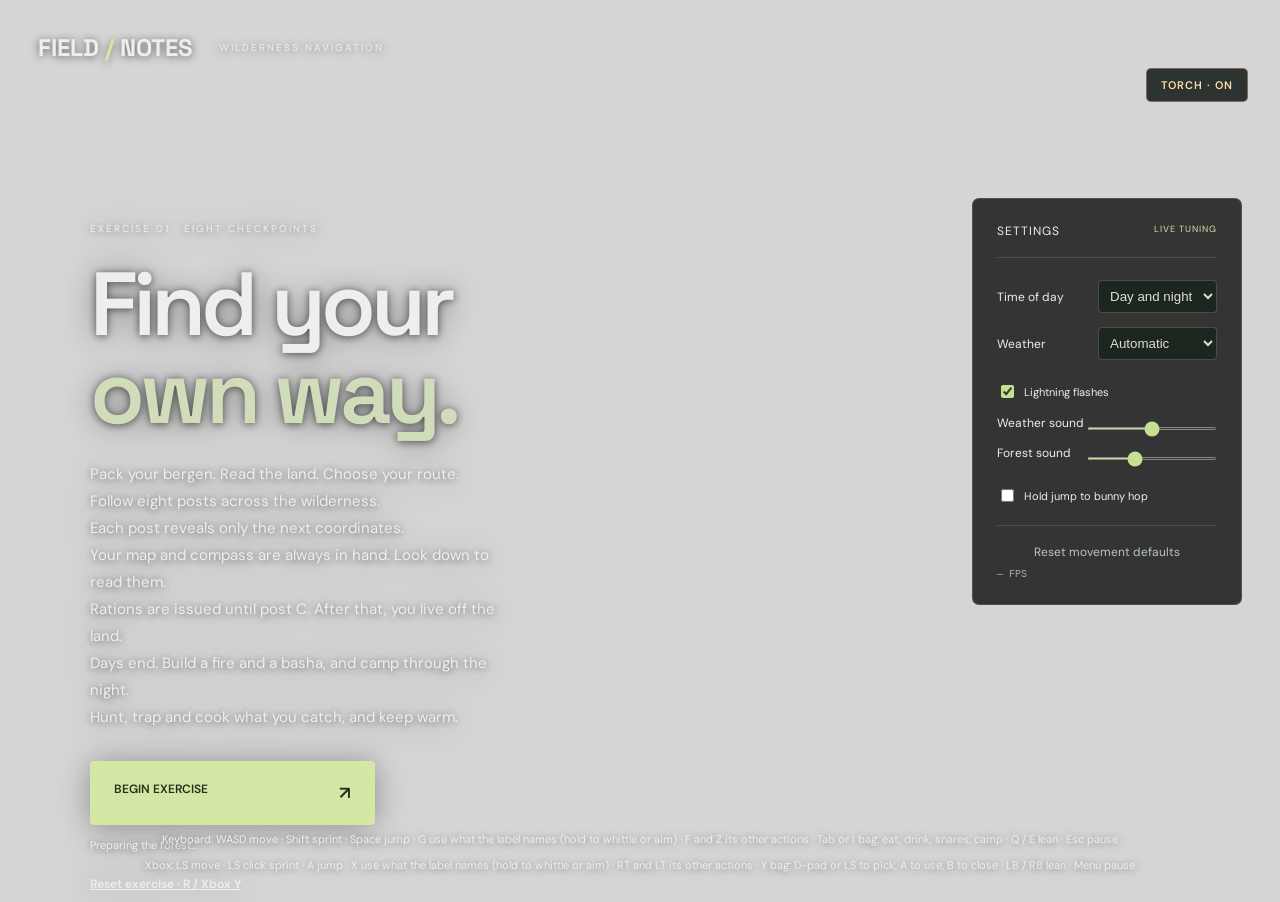
<file: index.html>
<!doctype html>
<html lang="en"><head><meta charset="utf-8"><meta name="viewport" content="width=device-width,initial-scale=1,viewport-fit=cover"><title>Wilderness / Navigation Exercise</title><link rel="stylesheet" href="style.css?v=expanded-1"><link rel="stylesheet" href="navigation.css?v=feedback-1"><link rel="stylesheet" href="touch-controls.css?v=feedback-1"><link rel="stylesheet" href="packing.css?v=bars-1"></head>
<body><div id="world"></div><button id="torch-toggle" type="button" aria-pressed="true" aria-label="Toggle torch">TORCH · ON</button>
<header><div class="logo">FIELD<span> / </span>NOTES</div><div class="subtitle">WILDERNESS NAVIGATION</div></header>
<section id="menu"><span class="eyebrow">EXERCISE 01 · EIGHT CHECKPOINTS</span><h1>Find your<br><em>own way.</em></h1><p>Pack your bergen. Read the land. Choose your route.<br>Follow eight posts across the wilderness.<br>Each post reveals only the next coordinates.<br>Your map and compass are always in hand. Look down to read them.<br>Rations are issued until post C. After that, you live off the land.<br>Days end. Build a fire and a basha, and camp through the night.<br>Hunt, trap and cook what you catch, and keep warm.</p><button id="play">BEGIN EXERCISE <span>↗</span></button><p id="condition" hidden></p><p class="hint">Preparing the forest…</p><button data-restart class="quiet">Reset exercise · R / Xbox Y</button></section>
<section id="packing" aria-label="Pack your bergen" hidden><span class="eyebrow">BEFORE YOU STEP OFF · KIT LIST</span><h2>Pack your <em>bergen.</em></h2><p class="kit-intro">Drag kit into the bergen, or tap it and tap a space. Turn a piece with R, a right click or Turn. Drag it out to unpack. Leave room: wood and game you collect have to fit too.</p><div class="kit-layout"><div id="bergen-space"><span class="eyebrow" id="bergen-free"></span></div><ul id="kit-list"></ul></div><div class="kit-total"><div><span class="eyebrow">TOTAL LOAD</span><strong id="kit-weight"></strong></div><div><span id="kit-pace"></span><small id="kit-verdict"></small></div></div><div id="kit-meter"><span></span></div><div class="kit-actions"><button id="step-off" type="button">STEP OFF <span>↗</span></button><button id="kit-back" type="button" class="quiet">Back</button></div></section>
<div id="strain" aria-hidden="true"></div><div id="blink" aria-hidden="true"></div><div id="sleep-fade" hidden><p></p></div><div id="kit-menu" hidden><button id="kit-toggle" type="button" aria-expanded="false" aria-controls="kit-sheet">KIT</button><section id="kit-sheet" aria-label="Bergen contents" hidden><div class="kit-sheet-head"><span class="eyebrow">BERGEN <small>Tab / I / Xbox Y</small></span><button type="button" data-kit="close">Close</button></div><div id="kit-bergen"></div><div id="kit-contents"></div><p id="kit-message"></p></section></div><aside id="tuning"><div class="paneltitle">SETTINGS <span>LIVE TUNING</span></div><label class="weather-setting">Time of day <select id="time-mode" aria-label="Time of day"><option value="cycle">Day and night</option><option value="day">Always day</option><option value="night">Always night</option></select></label><label class="weather-setting">Weather <select id="weather-mode" aria-label="Weather"><option value="auto">Automatic</option><option value="clear">Clear</option><option value="wind">Strong wind</option><option value="rain">Rain</option><option value="storm">Thunderstorm</option></select></label><label class="toggle"><input id="lightning-mode" type="checkbox" checked> Lightning flashes</label><label class="weather-setting">Weather sound <input id="weather-volume" aria-label="Weather sound" type="range" min="0" max="1" step=".05" value=".5"></label><label class="weather-setting">Forest sound <input id="forest-volume" aria-label="Forest sound" type="range" min="0" max="1" step=".05" value=".35"></label><div id="sliders"></div><label class="toggle"><input id="bunny" type="checkbox"> Hold jump to bunny hop</label><button id="reset">Reset movement defaults</button><span id="fps">— FPS</span></aside>
<footer><span>Keyboard: WASD move · Shift sprint · Space jump · G use what the label names (hold to whittle or aim) · F and Z its other actions · Tab or I bag: eat, drink, snares, camp · Q / E lean · Esc pause</span><span>Xbox: LS move · LS click sprint · A jump · X use what the label names (hold to whittle or aim) · RT and LT its other actions · Y bag: D-pad or LS to pick, A to use, B to close · LB / RB lean · Menu pause</span></footer>
<nav id="nav-tools" aria-label="Navigation equipment"><button data-tool="map">Map &amp; compass <kbd>M</kbd></button><button data-tool="compass">Compass <kbd>K</kbd></button><button data-tool="assignment">Assignment <kbd>J</kbd></button><button data-tool="interact">Register <kbd>G</kbd></button></nav>
<div id="nav-notice" role="status"></div><div id="nav-prompt"></div>
<section id="map-sheet" class="paper" aria-label="Physical navigation map" hidden><div class="paper-head"><span>FIELD CHART / NORTH UP</span><button data-close>Close · M / View</button></div><canvas id="nav-chart" aria-label="Fixed topographic map showing start, stone path, elevation bands and only the current and visited checkpoints"></canvas><p id="map-legend"></p></section>
<section id="assignment" class="paper card" aria-label="Navigation assignment" hidden><button data-close class="close-card">Close · J / RB</button><div id="assignment-copy"></div><p class="muted">Map and compass stay in your hands · Look down to read them<br>M / Xbox View or K / Xbox LB: return to your equipment<br>G / Xbox X: register a post when standing beside it.</p></section>
<section id="completion" class="paper card" role="status" hidden><span class="eyebrow">NAVIGATION EXERCISE</span><h2>Exercise complete.</h2><p id="summary-copy"></p><p>You found your own way.</p><button data-restart>Reset exercise</button></section>
<script type="module" src="game.js?v=valleys-1"></script></body></html>
</file>
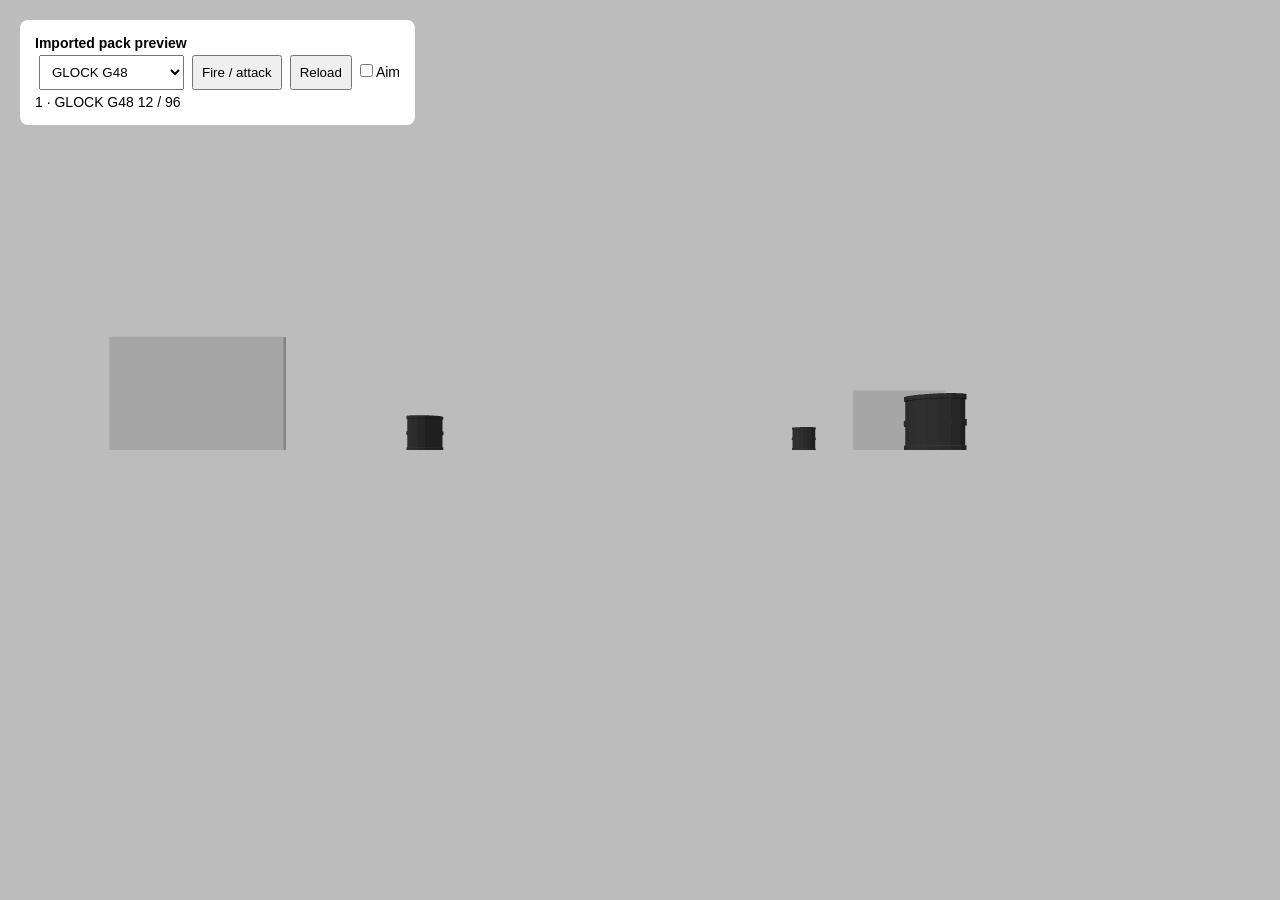
<file: weapon-preview.html>
<!doctype html><html lang="en"><head><meta charset="utf-8"><title>Asset pack preview</title><style>body{margin:0;background:#aaa;font:14px sans-serif}#controls{position:fixed;top:20px;left:20px;background:#fff;padding:15px;border-radius:8px;z-index:2}button,select{padding:8px;margin:4px}#label{display:block}</style></head><body><div id="controls"><b>Imported pack preview</b><br><select id="weapon" aria-label="Weapon"></select><button id="shoot">Fire / attack</button><button id="reload">Reload</button><label><input id="aim" type="checkbox">Aim</label><span id="label">Loading…</span></div><script type="module">
import * as THREE from './vendor/three.module.js';import {Arsenal,loadouts} from './arsenal.js?v=no-flash-1';import {Controller} from './controller.js';import {MovementFeel} from './feel.js';import {PackWorld} from './pack-world.js';
const scene=new THREE.Scene();scene.background=new THREE.Color(0xbcbcbc);const camera=new THREE.PerspectiveCamera(85,innerWidth/innerHeight,.05,300);scene.add(camera);const hemi=new THREE.HemisphereLight(0xffffff,0x555555,2.2);hemi.layers.enable(1);scene.add(hemi);const light=new THREE.DirectionalLight(0xffffff,2.4);light.layers.enable(1);light.position.set(-30,50,20);scene.add(light);const renderer=new THREE.WebGLRenderer({antialias:true});renderer.setSize(innerWidth,innerHeight);document.body.appendChild(renderer.domElement);const feel=new MovementFeel(),player=new Controller(),world=new PackWorld(scene,[]);const arsenal=new Arsenal(camera,scene,feel,world);await Promise.all([world.load(),arsenal.load()]);document.querySelector('#weapon').innerHTML=loadouts.map((s,i)=>`<option value="${i}">${s.name}</option>`).join('');document.querySelector('#weapon').onchange=e=>arsenal.select(Number(e.target.value));document.querySelector('#shoot').onclick=()=>{feel.unlockAudio();arsenal.fire();};document.querySelector('#reload').onclick=()=>arsenal.reload();let last=performance.now();renderer.setAnimationLoop(now=>{const dt=Math.min(.05,(now-last)/1000);last=now;camera.rotation.set(player.pitch,player.yaw,0);arsenal.update(dt,player,feel,true,document.querySelector('#aim').checked);world.update(dt);document.querySelector('#label').textContent=arsenal.hud();camera.layers.set(0);renderer.autoClear=true;renderer.render(scene,camera);renderer.autoClear=false;renderer.clearDepth();camera.layers.set(1);const background=scene.background;scene.background=null;renderer.render(scene,camera);scene.background=background;});
</script></body></html>
</file>
<file: style.css>
@import url('https://fonts.googleapis.com/css2?family=DM+Sans:wght@400;500;600;700&family=Space+Grotesk:wght@400;500;600;700&display=swap');
:root{font-family:'DM Sans',sans-serif;color:#eef4ee;background:#aabbb5}*{box-sizing:border-box}body{margin:0;overflow:hidden}#world{position:fixed;inset:0}canvas{display:block}header{position:absolute;top:32px;left:38px;right:38px;display:flex;align-items:center;gap:26px}.logo{font:bold 24px 'Space Grotesk',sans-serif}.logo span{color:#caff84}.subtitle,.badge,.eyebrow{font-size:10px;letter-spacing:2px}.badge{margin-left:auto;border:1px solid #ffffff40;padding:11px 15px;border-radius:4px}#menu{position:absolute;left:7%;top:24%;}h1{font:600 clamp(64px,7vw,100px)/.98 'Space Grotesk',sans-serif;letter-spacing:-5px;margin:24px 0}h1 em{font-style:normal;color:#ceff95}p{font-size:15px;line-height:1.8;color:#e0e8e4}button{cursor:pointer;border:0;font:600 12px 'DM Sans',sans-serif}#play{background:#d0ff9c;padding:20px 24px;width:285px;text-align:left;border-radius:4px;color:#20312c;margin-top:15px}#play span{float:right;font-size:18px}.hint{font-size:11px;color:#d0dbd5}.telemetry{position:absolute;bottom:100px;left:38px;background:#172b25b8;padding:22px;width:232px;border:1px solid #ffffff20;border-radius:7px;}.telemetry strong{font:500 42px 'Space Grotesk',sans-serif}.telemetry small{margin-left:9px;color:#bbc8c1}.track{height:3px;background:#ffffff20;margin:12px 0 17px}.track i{display:block;height:100%;background:#ccff92;width:0}#state,#distance{display:block;font-size:10px;letter-spacing:1px;color:#ceff95}#distance{margin-top:8px;color:#bbc8c1}#tuning{position:absolute;right:38px;top:22%;width:270px;padding:24px;background:#172b25da;border:1px solid #ffffff25;border-radius:7px;}.paneltitle{font-size:12px;letter-spacing:1px;border-bottom:1px solid #ffffff20;padding-bottom:18px;margin-bottom:22px}.paneltitle span{float:right;color:#caff84;font-size:9px}label.setting{display:block;margin-bottom:19px;font-size:12px;color:#d5dfd9}output{float:right;color:#ceff95;font-family:monospace}input[type=range]{display:block;width:100%;margin:11px 0 0;accent-color:#caff84;height:3px;cursor:pointer}.toggle{font-size:11px;display:flex;align-items:center;gap:7px;margin-top:22px}input[type=checkbox]{accent-color:#caff84}#reset{background:transparent;color:#b6c6bb;border-top:1px solid #ffffff20;width:100%;padding-top:18px;margin-top:20px;font-weight:400}footer{position:absolute;bottom:28px;left:38px;right:38px;display:flex;gap:26px;justify-content:center;font-size:11px;color:#e7eee9}kbd{font:10px 'DM Sans',sans-serif;border:1px solid #ffffff40;border-radius:3px;padding:5px 7px;margin-right:5px}#crosshair{display:none;position:absolute;left:50%;top:50%;transform:translate(-50%,-50%);font:20px monospace;color:#fff9}body.playing #menu,body.playing #tuning{display:none}body.playing #crosshair{display:block}@media(max-width:800px){#tuning{right:20px;width:230px}#menu{left:25px}header{left:25px}.badge{display:none}footer{gap:10px;flex-wrap:wrap}.telemetry{bottom:110px;left:25px}h1{font-size:65px}}
@media(max-width:800px){body:not(.playing) .telemetry{display:none}}

#tuning{max-height:72vh;overflow-y:auto;scrollbar-width:thin}footer{flex-wrap:wrap}

/* Monochrome forest presentation. */
:root{color:#f5f5f5;background:#d5d5d5}.logo span,h1 em,.paneltitle span,output,#state{color:#fff}#play{background:#f1f1f1;color:#222}.telemetry,#tuning{background:#181818d9}.track i{background:#fff}input[type=range],input[type=checkbox]{accent-color:#fff}header,#menu,footer{text-shadow:0 1px 8px #0009}#play{text-shadow:none}p,.hint,footer{color:#eee}#menu{filter:drop-shadow(0 2px 15px #0005)}

#ammo{display:none;position:absolute;right:38px;bottom:100px;font:600 24px "Space Grotesk",sans-serif;color:white;text-shadow:0 2px 5px #000;background:#181818a0;padding:12px 18px;border-radius:5px}body.playing #ammo{display:block}

#damage{position:fixed;inset:0;pointer-events:none;box-shadow:inset 0 0 100px 40px #000;opacity:0}#threat,#health{display:none;position:absolute;color:white;text-shadow:0 2px 6px black;font-size:12px;letter-spacing:2px}#threat{top:100px;left:50%;transform:translateX(-50%);text-align:center}#health{right:38px;bottom:170px}#hitmarker{position:absolute;top:50%;left:50%;transform:translate(-50%,-50%);font:32px monospace;opacity:0;pointer-events:none}body.playing #threat,body.playing #health{display:block}

#fps{display:block;margin-top:8px;font:10px monospace;color:#aaa}

#ammo{font-size:16px;max-width:65vw}footer{gap:12px}#health{bottom:160px}

#scope{display:none;position:fixed;width:70vmin;height:70vmin;left:50%;top:50%;transform:translate(-50%,-50%);border:4px solid #171717;border-radius:50%;box-shadow:0 0 0 200vmax #000;pointer-events:none}body.scoped #scope{display:block}#scope i,#scope b{position:absolute;background:#000}#scope i{width:1px;height:100%;left:50%;top:0}#scope b{height:1px;width:100%;top:50%;left:0}

.logo span,h1 em,.paneltitle span,output,#state{color:#d4e7a5}#play{background:#d4e7a5;color:#23311b}input[type=range],input[type=checkbox]{accent-color:#c6df91}.track i{background:#c6df91}

#threat{display:none;position:absolute;top:90px;left:50%;transform:translateX(-50%);width:90%;text-align:center;font-size:11px;letter-spacing:1px;color:#fff;text-shadow:0 1px 5px #000}body.playing #threat{display:block}
#survival-hud{display:none;position:fixed;right:32px;top:108px;max-width:360px;white-space:pre-line;padding:15px 18px;background:#18221be0;border:1px solid #e1ecc233;border-radius:6px;color:#eaf2d7;font:12px/1.8 'DM Sans',sans-serif;pointer-events:none}#interaction{display:none;position:fixed;left:50%;bottom:160px;transform:translateX(-50%);text-align:center;padding:12px 18px;border-radius:5px;background:#19261de0;font:600 12px 'DM Sans',sans-serif;letter-spacing:1px;pointer-events:none}body.playing #survival-hud,body.playing #interaction:not(:empty){display:block}#menu p{max-width:430px}@media(max-width:800px){#survival-hud{right:12px;top:90px;max-width:270px;font-size:10px}#interaction{bottom:140px}}

.dark-setting{display:flex;align-items:center;gap:10px;margin:18px 0;color:#eef1e4;font-size:13px}.dark-setting input{width:16px;height:16px}#torch-toggle{position:fixed;z-index:5;right:32px;top:68px;padding:9px 14px;border:1px solid #ffcf9160;border-radius:5px;background:#141b18de;color:#ffdcad;font:600 11px 'DM Sans',sans-serif;letter-spacing:1px;cursor:pointer}#torch-toggle[aria-pressed="false"]{color:#aaa;border-color:#ffffff30}@media(max-width:800px){#torch-toggle{right:12px;top:50px}}
</file>
<file: navigation.css>
[hidden]{display:none!important}body{color:#eee}body.playing header,body.playing footer{display:none}#sliders{margin-top:25px}#menu h1 em{color:#d1ddba}#menu .quiet{display:block;background:transparent;color:#eee;padding:10px 0;text-decoration:underline}#nav-tools{display:none;position:fixed;bottom:22px;left:50%;transform:translateX(-50%);gap:5px;z-index:50;white-space:nowrap}body.playing #nav-tools{display:flex}#nav-tools button{background:#19221ac9;color:#ddd;border:1px solid #ffffff24;border-radius:5px;padding:9px 12px;font-size:11px;font-weight:400}#nav-tools kbd{margin:0 0 0 5px;padding:1px 4px;font-size:9px}#nav-notice,#nav-prompt{position:fixed;left:50%;transform:translateX(-50%);text-align:center;pointer-events:none;text-shadow:0 2px 5px #000;font:14px 'DM Sans',sans-serif;z-index:45}#nav-notice{bottom:calc(64px + env(safe-area-inset-bottom));max-width:min(560px,86vw);opacity:.92}#nav-prompt{top:calc(50% + 26px);font-size:13px;letter-spacing:.02em;opacity:.88;white-space:nowrap}body:not(.playing) #nav-notice,body:not(.playing) #nav-prompt,body:not(.playing) .paper{display:none}.paper{position:fixed;z-index:40;background:#e5d9b8;color:#303b31;box-shadow:0 15px 55px #0008;border:1px solid #a89d7e;padding:18px;border-radius:3px;left:50%;top:48%;transform:translate(-50%,-50%)}.paper button{background:#334034;color:#f4eddc;border-radius:3px;padding:10px 14px}.paper p{color:#303b31;font-size:14px;line-height:1.6}.paper .muted{font-size:12px;color:#62664d}.paper-head{display:flex;align-items:center;justify-content:space-between;font:11px monospace;gap:15px}#map-sheet{width:min(78vh,90vw);max-height:85vh;overflow:auto}#nav-chart{width:100%;height:auto;display:block}#map-legend{font-size:11px;margin:0}.card{width:min(430px,85vw);padding:32px;max-height:80vh;overflow:auto}.card h2{font:500 34px 'Space Grotesk',sans-serif;margin:25px 0 10px;letter-spacing:-1px}.card .grid-ref{font:600 23px monospace}.close-card{float:right;margin:0 0 24px 15px;font-size:10px}#assignment-copy{clear:both}#completion{z-index:60}#torch-toggle{z-index:35}@media(max-width:800px){.paper-head button{padding:8px}#nav-tools{bottom:14px}#nav-tools button{padding:8px}#nav-tools kbd{display:none}#menu{top:16%}#menu h1{font-size:52px}#tuning{top:45%;max-height:40vh}footer{display:none}}

.weather-setting{display:flex;align-items:center;justify-content:space-between;font-size:12px;margin:14px 0}.weather-setting select{padding:7px;background:#1c251e;color:#ddd;border:1px solid #ffffff30;border-radius:4px}.weather-setting input{width:130px}

/* During play, equipment stays in the world and screen overlays stay hidden. */
body.playing #nav-tools,body.playing #torch-toggle,body.playing .paper,body.playing #crosshair{display:none!important}

/* Clean view: the look-at label and result line are text only and empty unless needed. */
#nav-prompt:empty,#nav-notice:empty{display:none}
#blink{position:fixed;inset:0;background:#000;opacity:0;pointer-events:none;z-index:44}#blink.on{animation:blink .55s ease-in-out}@keyframes blink{0%,100%{opacity:0}45%,55%{opacity:.92}}
</file>
<file: touch-controls.css>
#touch-controls{display:none;pointer-events:none;position:fixed;inset:0;z-index:36;user-select:none}body.touch-mode.playing #touch-controls{display:block}body.touch-mode #world canvas{touch-action:none}#touch-controls button{pointer-events:auto;touch-action:none;color:#ecf2df;background:#203027b8;border:1px solid #e4efd366;border-radius:50%;min-width:54px;min-height:54px;font-size:13px}#touch-stick{position:absolute;left:max(22px,env(safe-area-inset-left));bottom:calc(26px + env(safe-area-inset-bottom));width:126px;height:126px}#touch-stick span{display:block;width:40px;height:40px;margin:auto;background:#d3e0b9b0;border-radius:50%;pointer-events:none}.touch-actions{position:absolute;right:max(22px,env(safe-area-inset-right));bottom:calc(35px + env(safe-area-inset-bottom));display:flex;gap:12px}#touch-controls .held{background:#9eb777;color:#15201b}#touch-pause{position:absolute;top:calc(12px + env(safe-area-inset-top));left:max(14px,env(safe-area-inset-left));border-radius:8px!important}.touch-guide{position:absolute;bottom:170px;right:22px;color:#fff9;font-size:11px}body.touch-mode #nav-tools{bottom:calc(172px + env(safe-area-inset-bottom));max-width:96vw;white-space:normal}body.touch-mode #nav-tools button{min-height:44px;padding:8px 10px}body.touch-mode #nav-tools kbd{display:none}body.touch-mode #nav-notice{bottom:calc(225px + env(safe-area-inset-bottom))}body.touch-mode #torch-toggle{top:calc(14px + env(safe-area-inset-top));right:14px;min-height:44px}body.touch-mode:not(.playing){overflow-y:auto}body.touch-mode:not(.playing) #menu{position:relative;top:auto;left:auto;margin:110px 22px 30px}body.touch-mode:not(.playing) #tuning{position:relative;top:auto;right:auto;margin:20px 22px;width:auto;max-height:none}body.touch-mode .paper{z-index:55;max-height:70dvh}body.touch-mode .close-card{min-height:44px}@media(max-height:500px){.touch-guide{display:none}body.touch-mode #nav-tools{bottom:auto;top:12px}body.touch-mode #nav-notice{bottom:150px}}

body.touch-mode.playing #touch-controls{opacity:0}

/* On touch the look-at label is the button: tap it to do what it says. */
body.touch-mode.playing #nav-prompt.usable{pointer-events:auto;padding:9px 14px;border-radius:6px;background:#18221b99;border:1px solid #e1ecc22e;opacity:1}
</file>
<file: packing.css>
#packing{position:absolute;left:5%;top:calc(50% + 24px);transform:translateY(-50%);z-index:30;width:min(860px,calc(100vw - 50px));max-height:88vh;overflow-y:auto;background:#e5d9b8;color:#303b31;border:1px solid #a89d7e;border-radius:3px;padding:26px 28px;box-shadow:0 15px 55px #0008;scrollbar-width:thin}
#packing .eyebrow{color:#62664d}
#packing h2{font:500 36px 'Space Grotesk',sans-serif;letter-spacing:-1px;margin:10px 0 6px}
#packing h2 em{color:#52614d}
.kit-intro{font-size:13px;line-height:1.5;margin:0 0 14px;color:#4a5142}
#kit-list{list-style:none;margin:0;padding:0;border-top:1px solid #a89d7e}
#kit-list li{display:grid;grid-template-columns:1fr 54px 92px;align-items:center;gap:8px;padding:9px 0;border-bottom:1px dashed #b3a888}
#kit-list li.left strong{color:#7b7a63}
#kit-list strong{display:block;font:600 13px 'DM Sans',sans-serif}
#kit-list small{display:block;font-size:11px;color:#62664d;margin-top:2px}
#kit-list .kg{font:12px monospace;text-align:right;color:#4a5142}
#kit-list .count{display:flex;align-items:center;justify-content:flex-end;gap:6px;font:600 13px monospace}
#kit-list .fixed .count{padding-right:12px}
#kit-list output{min-width:44px;text-align:center;color:#303b31}
#kit-list button{width:26px;height:26px;padding:0;border-radius:3px;background:#334034;color:#f4eddc;font:600 15px monospace}
#kit-list button:disabled{opacity:.3;cursor:default}
.kit-total{display:flex;justify-content:space-between;align-items:flex-end;gap:14px;margin-top:16px}
.kit-total strong{display:block;font:600 30px 'Space Grotesk',sans-serif;letter-spacing:-.5px}
.kit-total div:last-child{text-align:right;font:600 13px 'DM Sans',sans-serif}
.kit-total small{display:block;font-weight:400;font-size:11px;color:#62664d;margin-top:3px}
#kit-meter{height:6px;background:#cfc3a1;border-radius:3px;margin:10px 0 18px;overflow:hidden}
#kit-meter span{display:block;height:100%;width:calc(var(--load,0)*100%);background:linear-gradient(90deg,#52614d,#8e3e2d);transition:width .2s}
.kit-actions{display:flex;align-items:center;gap:16px}
#step-off{background:#334034;color:#f4eddc;padding:16px 22px;border-radius:4px;width:220px;text-align:left}
#kit-back{background:transparent;color:#303b31;text-decoration:underline;padding:8px 0}
#condition{display:flex;flex-wrap:wrap;gap:6px 16px;font-size:13px;max-width:430px;color:#e9e6d9}
#condition b{color:#d4e7a5;font-weight:600}
#condition strong{color:#f0b39f}
#menu.in-run h1+p{display:none}
#menu.in-run{top:15%}#menu.in-run h1{font-size:clamp(44px,5vw,64px);letter-spacing:-3px;margin:12px 0}
#condition .orders{flex-basis:100%;line-height:1.5;margin-top:4px}
#condition .orders em{color:#d4e7a5;font-style:normal;font-weight:600}
#strain{position:fixed;inset:0;pointer-events:none;z-index:20;opacity:0;background:radial-gradient(ellipse at center,transparent 45%,#140c06 100%);transition:opacity 1.5s}
body:not(.playing) #strain{display:none}
@media(max-width:800px){#packing{left:25px;top:52%;padding:20px}#packing h2{font-size:28px}#kit-list li{grid-template-columns:1fr 50px 96px}}
/* The bergen: KIT button on touch, Tab / I / Xbox RS click elsewhere. */
#kit-menu{display:none}
body.playing #kit-menu:not([hidden]){display:block}
#kit-toggle{position:fixed;z-index:37;right:max(22px,env(safe-area-inset-right));bottom:calc(112px + env(safe-area-inset-bottom));min-width:58px;min-height:44px;padding:0 14px;border-radius:22px;background:#e5d9b8cc;color:#303b31;border:1px solid #a89d7e;font:600 12px 'DM Sans',sans-serif;letter-spacing:1.5px;touch-action:manipulation}
#kit-toggle[aria-expanded="true"]{background:#e5d9b8}
#kit-sheet{position:fixed;z-index:56;right:max(22px,env(safe-area-inset-right));top:50%;transform:translateY(-50%);width:min(420px,calc(100vw - 32px));max-height:86dvh;overflow-y:auto;background:#e5d9b8;color:#303b31;border:1px solid #a89d7e;border-radius:3px;padding:14px 16px;box-shadow:0 12px 40px #0008}
body.touch-mode #kit-sheet{top:auto;transform:none;bottom:calc(166px + env(safe-area-inset-bottom));max-height:60dvh}
.kit-sheet-head{display:flex;justify-content:space-between;align-items:center}
.kit-sheet-head .eyebrow{color:#62664d}.kit-sheet-head small{margin-left:8px;letter-spacing:0;opacity:.75}
body.touch-mode .kit-sheet-head small{display:none}
#kit-sheet button{min-height:34px;border-radius:3px;background:#334034;color:#f4eddc;padding:0 10px;font:600 12px 'DM Sans',sans-serif;border:0;cursor:pointer;touch-action:manipulation}
body.touch-mode #kit-sheet button{min-height:44px}
#kit-sheet button:focus-visible,#kit-sheet .kit-acts button:focus{outline:2px solid #b5562f;outline-offset:2px}
#kit-sheet .kit-acts button:focus{background:#b5562f;color:#fff8ec}
#kit-sheet .kit-sheet-head button{background:transparent;color:#303b31;text-decoration:underline;padding:0 4px}
#kit-sheet button:disabled{opacity:.3;cursor:default}
.kit-condition{display:flex;flex-wrap:wrap;gap:4px 14px;font-size:12px;margin:8px 0 6px;color:#4a5142}
.kit-condition b{font-weight:600}
.kit-row{display:grid;grid-template-columns:1fr auto;gap:10px;align-items:center;padding:8px 0;border-top:1px solid #a89d7e66}
.kit-row strong{display:block;font-size:13px}.kit-row small{display:block;font-size:11px;color:#62664d;margin-top:2px}
.kit-acts{display:flex;flex-wrap:wrap;justify-content:flex-end;gap:6px;max-width:230px}
.kit-gear{font-size:11px;color:#62664d;margin:8px 0 0;border-top:1px solid #a89d7e66;padding-top:8px}
#kit-message{font-size:12px;color:#62664d;margin:8px 0 0;min-height:1em}
@media(max-height:500px){#kit-toggle{bottom:calc(100px + env(safe-area-inset-bottom))}body.touch-mode #kit-sheet{bottom:12px;right:96px;max-height:85dvh}}
/* Sleeping: a short fade to black and back, with the time you wake. */
#sleep-fade{position:fixed;inset:0;z-index:58;pointer-events:none;background:#07090b;display:flex;align-items:center;justify-content:center;opacity:0}
#sleep-fade p{font:500 22px 'Space Grotesk',sans-serif;color:#e9e6d9;letter-spacing:.5px;text-align:center;padding:0 24px}
#sleep-fade.waking{animation:sleep-fade 3.2s ease-in-out}
@keyframes sleep-fade{0%{opacity:0}20%{opacity:1}70%{opacity:1}100%{opacity:0}}
/* Condition bars, bottom left. */
#vitals{position:fixed;z-index:30;left:max(22px,env(safe-area-inset-left));bottom:calc(22px + env(safe-area-inset-bottom));width:168px;display:grid;gap:6px;padding:10px 12px;background:#18221bb8;border:1px solid #e1ecc22e;border-radius:6px;pointer-events:none;font:600 9px/1 'DM Sans',sans-serif;letter-spacing:.14em;text-transform:uppercase;color:#d8e2c8}
body:not(.playing) #vitals{display:none}
.vital{display:grid;grid-template-columns:52px 1fr;align-items:center;gap:8px}
.vital i{display:block;height:5px;background:#0d140f99;border-radius:3px;overflow:hidden}
.vital b{display:block;height:100%;transform-origin:left;transform:scaleX(1);transition:transform .25s linear;border-radius:3px}
[data-vital=health] b{background:#c56b52}[data-vital=stamina] b{background:#d9d4a6}[data-vital=food] b{background:#c9a24a}[data-vital=water] b{background:#6fa3c0}
.vital.low span{color:#f0a184}.vital.low b{animation:vital-low 1.2s ease-in-out infinite}
@keyframes vital-low{50%{opacity:.45}}
body.touch-mode #vitals{bottom:calc(166px + env(safe-area-inset-bottom))}
@media(max-height:500px){body.touch-mode #vitals{bottom:auto;top:calc(76px + env(safe-area-inset-top))}}
/* The bergen grid. Items are faceted-looking blocks in the kit's muted colours. */
.kit-layout{display:flex;gap:22px;align-items:flex-start}
.kit-layout #kit-list{flex:1;min-width:0}
#bergen-space{flex:none}
#bergen-space .eyebrow{display:block;margin-bottom:8px}
.bergen{user-select:none;-webkit-user-select:none}
.bergen-board{position:relative;background-color:#3a3b2c;background-image:linear-gradient(#e5d9b81f 1px,transparent 1px),linear-gradient(90deg,#e5d9b81f 1px,transparent 1px);background-size:var(--cell) var(--cell);border:3px solid #4d4a35;border-radius:6px 6px 12px 12px;box-shadow:inset 0 0 0 1px #00000040,0 6px 18px #0004;touch-action:none;outline:none;box-sizing:content-box}
.bergen-board:focus-visible{box-shadow:0 0 0 2px #b5562f}
.bergen-item{position:absolute;left:2px;top:2px;display:flex;align-items:center;justify-content:center;text-align:center;padding:2px;border-radius:4px;font:600 10px/1.1 'DM Sans',sans-serif;letter-spacing:.04em;color:#f4eddc;text-shadow:0 1px 0 #0006;cursor:grab;background:var(--c,#6d6f72);background-image:linear-gradient(135deg,#ffffff2a 0 45%,transparent 45% 100%),linear-gradient(315deg,#0000002e 0 30%,transparent 30%);box-shadow:inset 0 0 0 1px #0000004d;transition:transform .08s;touch-action:none;outline:none}
.bergen-item.tall{writing-mode:vertical-rl}
.bergen-item:focus-visible{box-shadow:0 0 0 2px #f1c27d}
.bergen-item.lifted{opacity:.25}
.bergen-item.ghost{pointer-events:none;opacity:.85;box-shadow:0 0 0 2px #e9f0c0;z-index:3;transition:none}
.bergen-item.ghost.blocked{box-shadow:0 0 0 2px #e0573c;opacity:.6}
.bergen.holding .bergen-item:not(.ghost){cursor:copy}
[data-kind=water]{--c:#5f8aa0}[data-kind=rations]{--c:#a8874a}[data-kind=filter]{--c:#6f8f86}[data-kind=waterproof]{--c:#3f5a4a}[data-kind=stove]{--c:#6d6f72}[data-kind=firesteel]{--c:#8e3e2d}[data-kind=bedroll]{--c:#5b6a3c}[data-kind=snares]{--c:#8c8467}[data-kind=wood]{--c:#7a5536}[data-kind=raw]{--c:#a0645a}[data-kind=cooked]{--c:#8a5a33}[data-kind=branch]{--c:#6f5a3e}[data-kind=stick]{--c:#9a7a4f}[data-kind=hatchet]{--c:#5a5f63}[data-kind=tinder]{--c:#b8a76a}
.bergen-tools{display:flex;align-items:center;gap:10px;margin-top:8px;min-height:30px;font-size:11px;color:#62664d}
.bergen-tools button{min-height:30px;padding:0 10px;border-radius:3px;background:#334034;color:#f4eddc;font:600 11px 'DM Sans',sans-serif;border:0}
.bergen-tools button:disabled{opacity:.3}
#kit-list .tray-item{all:unset;display:grid;grid-template-columns:30px 1fr;gap:8px;align-items:center;cursor:grab;touch-action:none;border-radius:3px}
#kit-list .tray-item:focus-visible{outline:2px solid #b5562f;outline-offset:2px}
#kit-list .tray-item:disabled{cursor:default;color:inherit}
#kit-list .shape{display:block;width:calc(var(--w)*8px);height:calc(var(--h)*8px);background:var(--c);border-radius:2px;justify-self:center;box-shadow:inset 0 0 0 1px #0004}
#kit-list .fixed{grid-template-columns:1fr 54px}
#kit-list .count button{width:26px;height:26px}
@media(max-width:760px){.kit-layout{flex-direction:column}#bergen-space{align-self:center}}
/* On the move: the same grid at the top of the KIT sheet, for rearranging. */
#kit-bergen{display:flex;flex-direction:column;align-items:center;margin:6px 0 4px}
#kit-bergen .bergen-tools{justify-content:center}
body:not(.touch-mode) #kit-toggle{bottom:22px}
#kit-toggle kbd{margin-left:6px;padding:1px 5px;border:1px solid #a89d7e;border-radius:4px;font:600 10px 'DM Sans',sans-serif;letter-spacing:.5px;opacity:.75}
body:not(.touch-mode) #kit-sheet{top:auto;transform:none;bottom:80px;max-height:calc(100dvh - 104px)}
</file>
